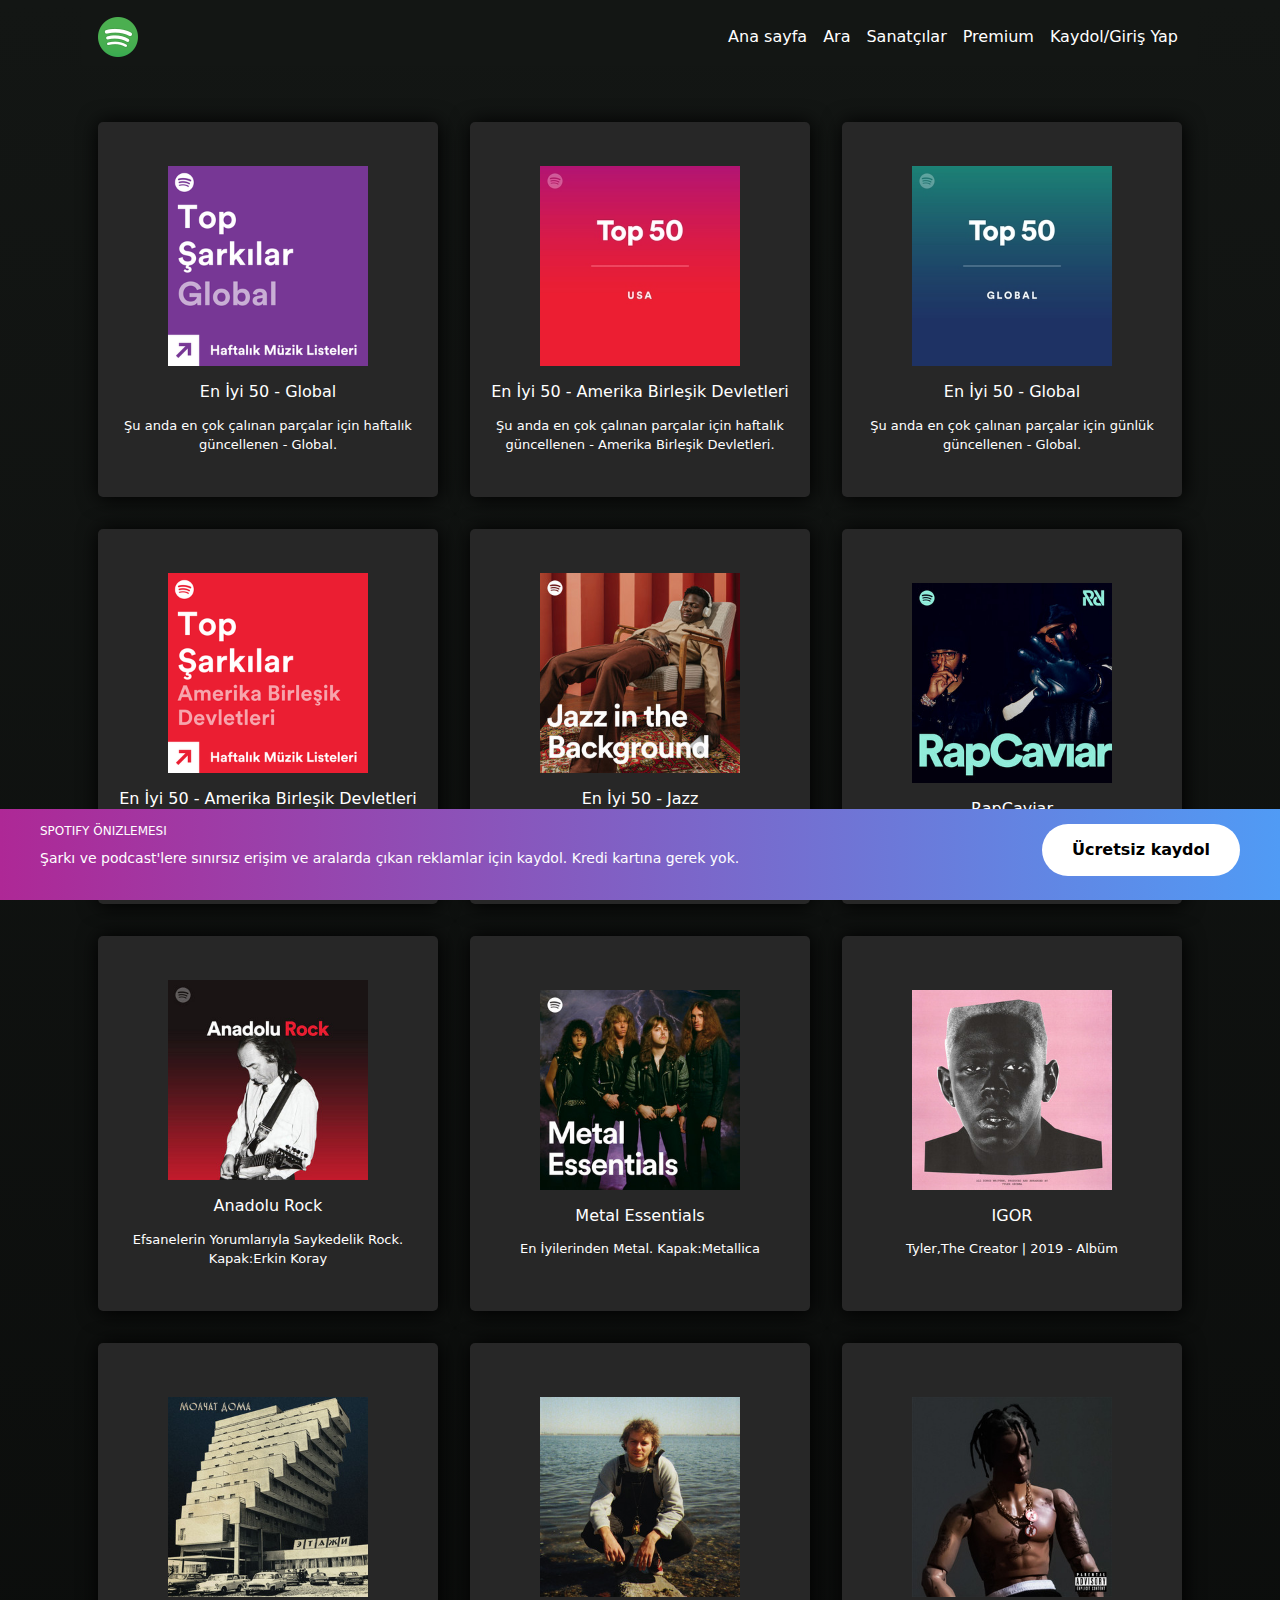
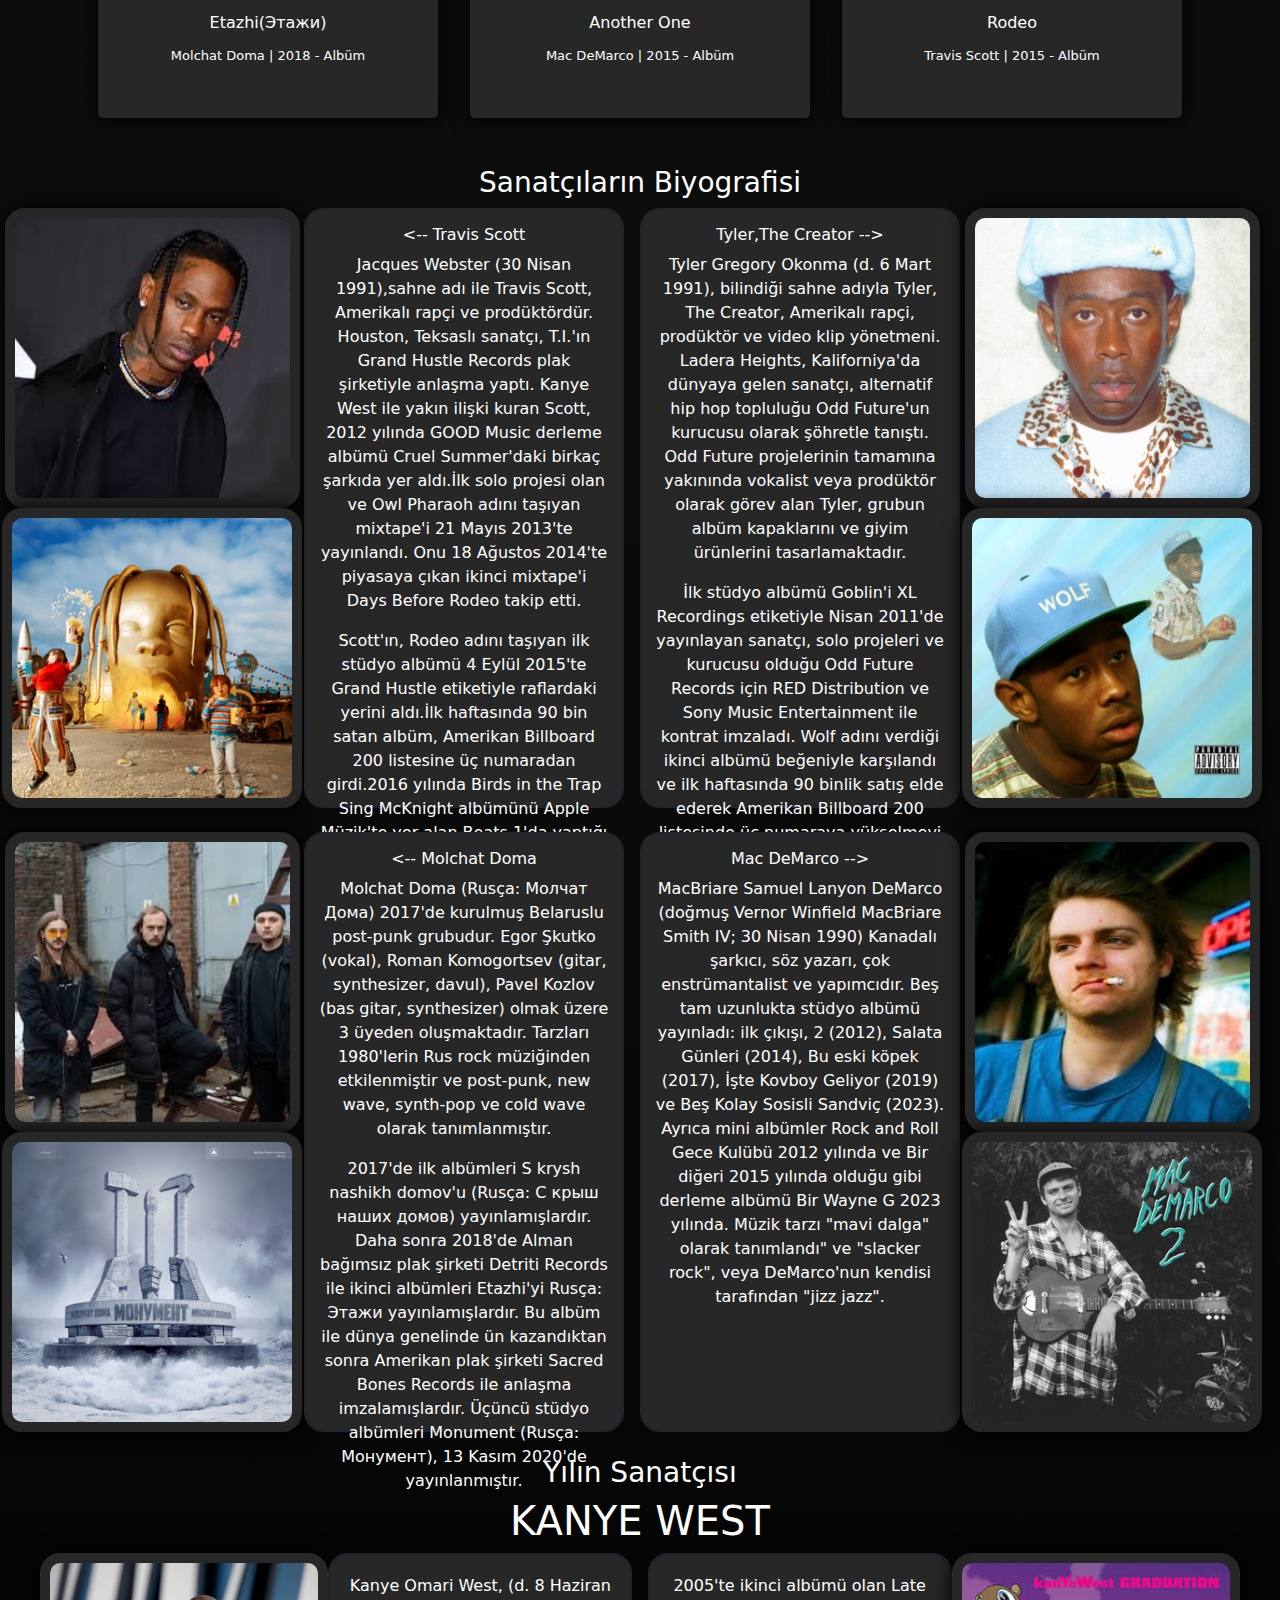
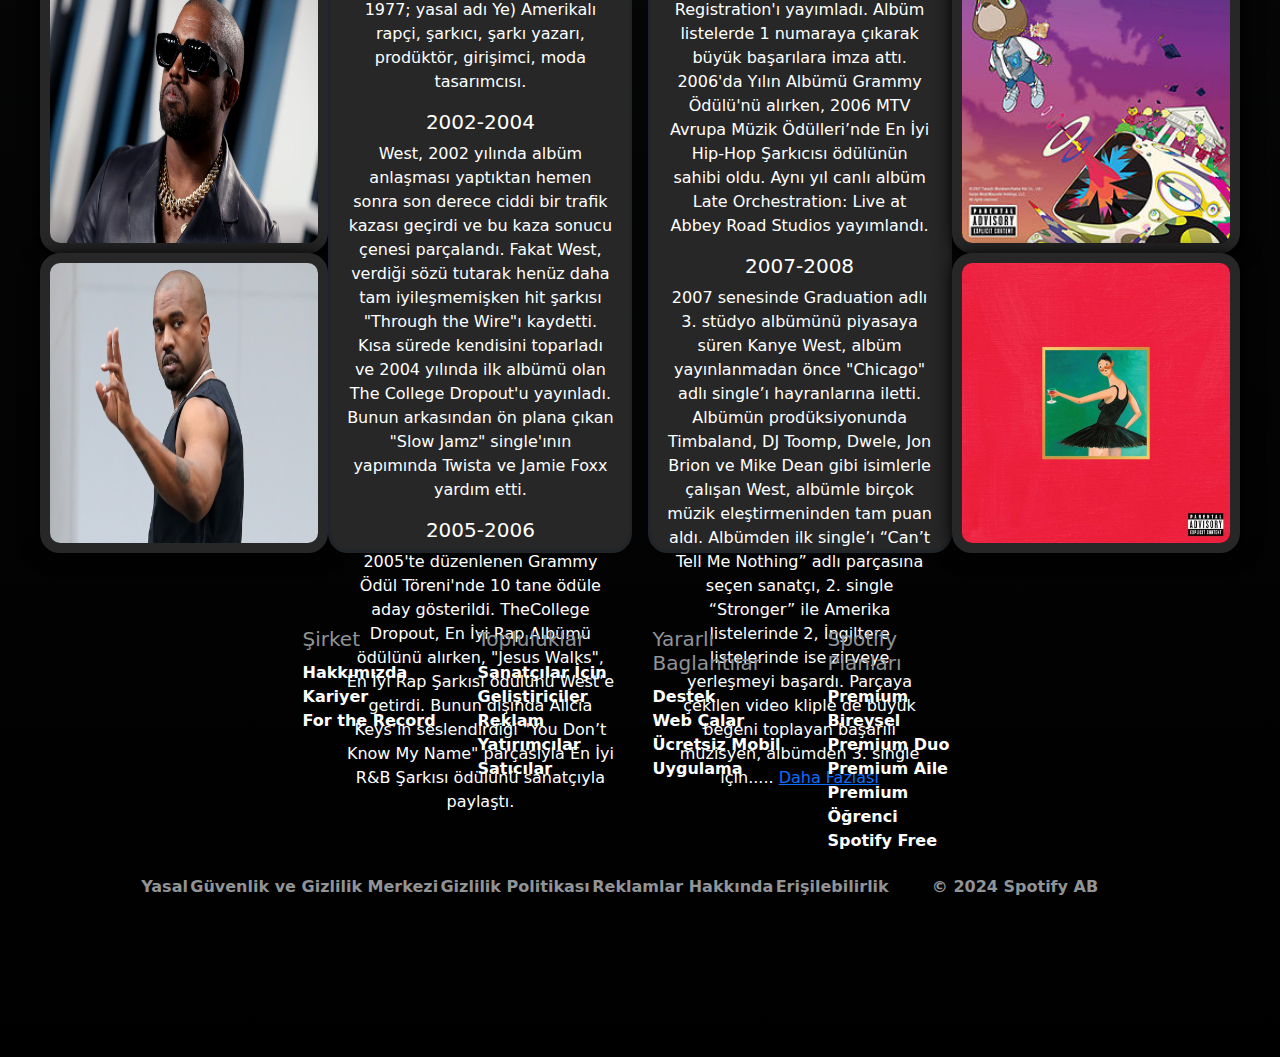
<file: index.html>
<!doctype html>
<html lang="en">
  <head>
    <meta charset="utf-8">
    <meta name="viewport" content="width=device-width, initial-scale=1">
    <title>Spotify Proje</title>
    <link rel="stylesheet" href="style.css">
    <link href="https://cdn.jsdelivr.net/npm/bootstrap@5.3.3/dist/css/bootstrap.min.css" rel="stylesheet" integrity="sha384-QWTKZyjpPEjISv5WaRU9OFeRpok6YctnYmDr5pNlyT2bRjXh0JMhjY6hW+ALEwIH" crossorigin="anonymous">
    <link rel="preconnect" href="https://fonts.googleapis.com">
    <link rel="preconnect" href="https://fonts.gstatic.com" crossorigin>
    <link href="https://fonts.googleapis.com/css2?family=Poppins:ital,wght@0,100;0,200;0,300;0,400;0,500;0,600;0,700;0,800;0,900;1,100;1,200;1,300;1,400;1,500;1,600;1,700;1,800;1,900&display=swap" rel="stylesheet">
  </head>
  
  <body style="background: linear-gradient(#131614,#000000); background-repeat: no-repeat;">
    
    <div class="container-md">
        <nav class="navbar navbar-expand-lg navbar-dark">
            <div class="container-fluid">
              <a class="navbar-brand" href="#"><img src="img/logo.png" alt=""></a>
              <button class="navbar-toggler" type="button" data-bs-toggle="collapse" data-bs-target="#navbarNavAltMarkup" aria-controls="navbarNavAltMarkup" aria-expanded="false" aria-label="Toggle navigation">
                <span class="navbar-toggler-icon"></span>
              </button>
              <div class="collapse navbar-collapse" id="navbarNavAltMarkup">
                <div class="navbar-nav">
                  <a class="nav-link active link" aria-current="page" href="#anasayfa">Ana sayfa</a>
                  <a class="nav-link active link" href="#ara">Ara</a>
                  <a class="nav-link active link" href="#sanatcilar">Sanatçılar</a>
                  <a class="nav-link active link" target="_blank" href="premium.html">Premium</a>
                  <a class="nav-link active link" target="_blank" href="kaydolgirisyap.html">Kaydol/Giriş Yap</a>
                </div>
              </div>
            </div>
          </nav>
          <div class="main">
            <div class="ses">
                <img src="img/topsarkihaftalik.jpg" alt="">
                <h2>En İyi 50 - Global</h2>
                <p>Şu anda en çok çalınan parçalar için haftalık güncellenen - Global.</p>
            </div>

            <div class="ses">
                <img src="img/region_us_default (1).jpg" alt="">
                <h2>En İyi 50 - Amerika Birleşik Devletleri</h2>
                <p>Şu anda en çok çalınan parçalar için haftalık güncellenen - Amerika Birleşik Devletleri.</p>
            </div>

            <div class="ses">
                <img src="img/global.png" alt="">
                <h2>En İyi 50 - Global</h2>
                <p>Şu anda en çok çalınan parçalar için günlük güncellenen - Global.</p>
            </div>

            <div class="ses">
                <img src="img/region_us_default.jpg" alt="">
                <h2>En İyi 50 - Amerika Birleşik Devletleri</h2>
                <p>Şu anda en çok çalınan parçalar için haftalık güncellemen - Amerika Birleşik Devletleri.</p>
            </div>

            <div class="ses">
                <img src="img/jazz.jpg" alt="">
                <h2>En İyi 50 - Jazz</h2>
                <p>Tüm Aktiviteleriniz İçin Yumuşak Enstrümantal Jazz.</p>
            </div>

            <div class="ses">
                <img src="img/rapcaviar.jpg" alt="">
                <h2>RapCaviar</h2>
                <p>Future ve Metro Boomin'den Yeni Müzikler</p>
            </div>

            <div class="ses">
                <img src="img/anadolurock.jpg" alt="">
                <h2>Anadolu Rock</h2>
                <p>Efsanelerin Yorumlarıyla Saykedelik Rock. Kapak:Erkin Koray</p>
            </div>

            <div class="ses">
                <img src="img/metal.jpg" alt="">
                <h2>Metal Essentials</h2>
                <p>En İyilerinden Metal. Kapak:Metallica</p>
            </div>

            <div class="ses">
                <img src="img/igor.jpg" alt="">
                <h2>IGOR</h2>
                <p>Tyler,The Creator | 2019 - Albüm</p>
            </div>

            <div class="ses">
                <img src="img/molchatdoma.jpg" alt="">
                <h2>Etazhi(Этажи)</h2>
                <p>Molchat Doma | 2018 - Albüm</p>
            </div>

            <div class="ses">
                <img src="img/anotherone.jpg" alt="">
                <h2>Another One</h2>
                <p>Mac DeMarco | 2015 - Albüm</p>
            </div>

            <div class="ses">
                <img src="img/rodeo.jpg" alt="">
                <h2>Rodeo</h2>
                <p>Travis Scott | 2015 - Albüm</p>
            </div>
        </div>
    </div>
    <h3 style="color: white; text-align: center;" id="sanatcilar">Sanatçıların Biyografisi</h3>
    <div class="main3">
      <div class="main3ici">
        <div class="main3ici1">
          <div class="main3ici2">
            <img src="img/trav.jpg" class="bioimg" style="width: 295px;">
          </div>
          <div class="main3ici2">
            <img src="img/Travis_Scott_-_Astroworld.png" class="bioimg">
          </div>
        </div>
        <div class="main3ici3">
          <div class="bio">
            <h6 class="biobaslik"><-- Travis Scott</h6>
            <p class="biop">
              Jacques Webster (30 Nisan 1991),sahne adı ile Travis Scott, Amerikalı rapçi ve prodüktördür. Houston, Teksaslı sanatçı, T.I.'ın Grand Hustle Records plak şirketiyle anlaşma yaptı. Kanye West ile yakın ilişki kuran Scott, 2012 yılında GOOD Music derleme albümü Cruel Summer'daki birkaç şarkıda yer aldı.İlk solo projesi olan ve Owl Pharaoh adını taşıyan mixtape'i 21 Mayıs 2013'te yayınlandı. Onu 18 Ağustos 2014'te piyasaya çıkan ikinci mixtape'i Days Before Rodeo takip etti.
            </p>
            <p class="biop">
              Scott'ın, Rodeo adını taşıyan ilk stüdyo albümü 4 Eylül 2015'te Grand Hustle etiketiyle raflardaki yerini aldı.İlk haftasında 90 bin satan albüm, Amerikan Billboard 200 listesine üç numaradan girdi.2016 yılında Birds in the Trap Sing McKnight albümünü Apple Müzik'te yer alan Beats 1'da yaptığı radyo programı .wav'de ilk kez yayınladı.Scott'ın müzik tarzı, geleneksel hip hop, lo-fi ve ambient müziğidir.
            </p>
          </div>
        </div>
      </div>
      <div class="main3ici">
        <div class="main3ici3">
          <div class="bio">
            <h6 class="biobaslik">Tyler,The Creator --></h6>
            <p class="biop">
              Tyler Gregory Okonma (d. 6 Mart 1991), bilindiği sahne adıyla Tyler, The Creator, Amerikalı rapçi, prodüktör ve video klip yönetmeni. Ladera Heights, Kaliforniya'da dünyaya gelen sanatçı, alternatif hip hop topluluğu Odd Future'un kurucusu olarak şöhretle tanıştı. Odd Future projelerinin tamamına yakınında vokalist veya prodüktör olarak görev alan Tyler, grubun albüm kapaklarını ve giyim ürünlerini tasarlamaktadır.
            </p>
            <p class="biop">
              İlk stüdyo albümü Goblin'i XL Recordings etiketiyle Nisan 2011'de yayınlayan sanatçı, solo projeleri ve kurucusu olduğu Odd Future Records için RED Distribution ve Sony Music Entertainment ile kontrat imzaladı. Wolf adını verdiği ikinci albümü beğeniyle karşılandı ve ilk haftasında 90 binlik satış elde ederek Amerikan Billboard 200 listesinde üç numaraya yükselmeyi başardı. Son olarak Nisan 2015'te Cherry Bomb albümü dinleyiciyle buluştu. 2011'de giyim markası Golf Wang'i kurdu. 2012'den bu yana Camp Flog Gnaw müzik festivalini düzenlemektedir.
            </p>
          </div>
        </div>
        <div class="main3ici1">
          <div class="main3ici2">
            <img src="img/tyler.jpg" class="bioimg" style="width: 295px;">
          </div>
          <div class="main3ici2">
            <img src="img/Wolf_Cover2.jpg" class="bioimg">
          </div>
        </div>
      </div>
    </div>
    <br>
    <div class="main3">
      <div class="main3ici">
        <div class="main3ici1">
          <div class="main3ici2">
            <img src="img/molchatdomapp.jpg" class="bioimg" style="width: 295px;">
          </div>
          <div class="main3ici2">
            <img src="img/mdomaalbum.jpg" class="bioimg">
          </div>
        </div>
        <div class="main3ici3">
          <div class="bio">
            <h6 class="biobaslik"><-- Molchat Doma</h6>
            <p class="biop">
              Molchat Doma (Rusça: Молчат Дома) 2017'de kurulmuş Belaruslu post-punk grubudur. Egor Şkutko (vokal), Roman Komogortsev (gitar, synthesizer, davul), Pavel Kozlov (bas gitar, synthesizer) olmak üzere 3 üyeden oluşmaktadır. Tarzları 1980'lerin Rus rock müziğinden etkilenmiştir ve post-punk, new wave, synth-pop ve cold wave olarak tanımlanmıştır.
            </p>
            <p class="biop">
              2017'de ilk albümleri S krysh nashikh domov'u (Rusça: С крыш наших домов) yayınlamışlardır. Daha sonra 2018'de Alman bağımsız plak şirketi Detriti Records ile ikinci albümleri Etazhi'yi Rusça: Этажи yayınlamışlardır. Bu albüm ile dünya genelinde ün kazandıktan sonra Amerikan plak şirketi Sacred Bones Records ile anlaşma imzalamışlardır. Üçüncü stüdyo albümleri Monument (Rusça: Монумент), 13 Kasım 2020'de yayınlanmıştır.
            </p>
          </div>
        </div>
      </div>
      <div class="main3ici">
        <div class="main3ici3">
          <div class="bio">
            <h6 class="biobaslik">Mac DeMarco --></h6>
            <p class="biop">
              MacBriare Samuel Lanyon DeMarco (doğmuş Vernor Winfield MacBriare Smith IV; 30 Nisan 1990) Kanadalı şarkıcı, söz yazarı, çok enstrümantalist ve yapımcıdır. Beş tam uzunlukta stüdyo albümü yayınladı: ilk çıkışı, 2 (2012), Salata Günleri (2014), Bu eski köpek (2017), İşte Kovboy Geliyor (2019) ve Beş Kolay Sosisli Sandviç (2023). Ayrıca mini albümler Rock and Roll Gece Kulübü 2012 yılında ve Bir diğeri 2015 yılında olduğu gibi derleme albümü Bir Wayne G 2023 yılında. Müzik tarzı "mavi dalga" olarak tanımlandı" ve "slacker rock", veya DeMarco'nun kendisi tarafından "jizz jazz".
            </p>
          </div>
        </div>
        <div class="main3ici1">
          <div class="main3ici2">
            <img src="img/demarco.jpg" class="bioimg" style="width: 295px;">
          </div>
          <div class="main3ici2">
            <img src="img/demarcoalbum.jpg" class="bioimg">
          </div>
        </div>
      </div>
    </div>
    <br>
    <h3 style="color: white; text-align: center;">Yılın Sanatçısı</h3>
    <h1 style="color: white; text-align: center;">KANYE WEST</h1>
    <div class="yilinsanatcisi">
      <div class="yilinsanatcisi1">
        <div class="yilinsanatcisi2">
          <div class="yilinsanatcisi3">
            <div class="yilinsanatcisi4">
              <img src="img/kanyewest.jpg" class="yilinimg" style="width: 100%; height: 100%;">
            </div>

            <div class="yilinsanatcisi4">
              <img src="img/kanyewest2.jpg" class="yilinimg" style="width: 100%; height: 100%;">
            </div>
          </div>

          <div class="yilinsanatcisi5">
            <div class="yilinyazi">
              <p class="yilinyazi1">Kanye Omari West, (d. 8 Haziran 1977; yasal adı Ye) Amerikalı rapçi, şarkıcı, şarkı yazarı, prodüktör, girişimci, moda tasarımcısı.
              </p>
              <h5 style="color: white; text-align: center;">2002-2004</h5>
              <p class="yilinyazi1">
                West, 2002 yılında albüm anlaşması yaptıktan hemen sonra son derece ciddi bir trafik kazası geçirdi ve bu kaza sonucu çenesi parçalandı. Fakat West, verdiği sözü tutarak henüz daha tam iyileşmemişken hit şarkısı "Through the Wire"ı kaydetti. Kısa sürede kendisini toparladı ve 2004 yılında ilk albümü olan The College Dropout'u yayınladı. Bunun arkasından ön plana çıkan "Slow Jamz" single'ının yapımında Twista ve Jamie Foxx yardım etti.
              </p>
              <h5 style="color: white; text-align: center;">2005-2006</h5>
              <p class="yilinyazi1">
                2005'te düzenlenen Grammy Ödül Töreni'nde 10 tane ödüle aday gösterildi. TheCollege Dropout, En İyi Rap Albümü ödülünü alırken, "Jesus Walks", En İyi Rap Şarkısı ödülünü West’e getirdi. Bunun dışında Alicia Keys’in seslendirdiği "You Don’t Know My Name" parçasıyla En İyi R&B Şarkısı ödülünü sanatçıyla paylaştı.
              </p>
            </div>
          </div>
        </div>
        <div class="yilinsanatcisi2">
          <div class="yilinsanatcisi5">
            <div class="yilinyazi">
              <p class="yilinyazi1">
                2005'te ikinci albümü olan Late Registration'ı yayımladı. Albüm listelerde 1 numaraya çıkarak büyük başarılara imza attı. 2006'da Yılın Albümü Grammy Ödülü'nü alırken, 2006 MTV Avrupa Müzik Ödülleri’nde En İyi Hip-Hop Şarkıcısı ödülünün sahibi oldu. Aynı yıl canlı albüm Late Orchestration: Live at Abbey Road Studios yayımlandı.
              </p>
              <h5 style="color: white; text-align: center;">2007-2008</h5>
              <p class="yilinyazi1">
                2007 senesinde Graduation adlı 3. stüdyo albümünü piyasaya süren Kanye West, albüm yayınlanmadan önce "Chicago" adlı single’ı hayranlarına iletti. Albümün prodüksiyonunda Timbaland, DJ Toomp, Dwele, Jon Brion ve Mike Dean gibi isimlerle çalışan West, albümle birçok müzik eleştirmeninden tam puan aldı. Albümden ilk single’ı “Can’t Tell Me Nothing” adlı parçasına seçen sanatçı, 2. single “Stronger” ile Amerika listelerinde 2, İngiltere listelerinde ise zirveye yerleşmeyi başardı. Parçaya çekilen video kliple de büyük beğeni toplayan başarılı müzisyen, albümden 3. single için..... <a target="_blank" href="https://tr.wikipedia.org/wiki/Kanye_West">Daha Fazlasi</a>
              </p>
            </div>
          </div>

          <div class="yilinsanatcisi3">
            <div class="yilinsanatcisi4">
              <img src="img/Graduation-album.jpg" class="yilinimg" style="width: 100%; height: 100%;">
            </div>
            
            <div class="yilinsanatcisi4">
              <img src="img/kanyealbm2.jpg" class="yilinimg" style="width: 100%; height: 100%;">
            </div>
          </div>
        </div>
      </div>
    </div>
    <br>
    <div class="footer">
      <div class="footerr">
        <div class="footer1">
          <h5>Şirket</h5>
          <p class="footeryazi">
            <a href="" class="footeryazia">Hakkımızda</a> <br>
            <a href="" class="footeryazia">Kariyer</a> <br>
            <a href="" class="footeryazia">For the Record</a> <br>
          </p>
        </div>
        <div class="footer1">
          <h5>Topluluklar</h5>
          <p class="footeryazi">
            <a href="" class="footeryazia">Sanatçılar İçin</a> <br>
            <a href="" class="footeryazia">Geliştiriciler</a> <br>
            <a href="" class="footeryazia">Reklam</a> <br>
            <a href="" class="footeryazia">Yatırımcılar</a> <br>
            <a href="" class="footeryazia">Satıcılar</a> <br>
          </p>
        </div>
        <div class="footer1">
          <h5>Yararlı Baglantılar</h5>
          <p class="footeryazi">
            <a href="" class="footeryazia">Destek</a> <br>
            <a href="" class="footeryazia">Web Çalar</a> <br>
            <a href="" class="footeryazia">Ücretsiz Mobil Uygulama</a><br>
          </p>
        </div>
        <div class="footer1">
          <h5>Spotify Planları</h5>
          <p class="footeryazi">
            <a href="" class="footeryazia">Premium Bireysel</a> <br>
            <a href="" class="footeryazia">Premium Duo</a> <br>
            <a href="" class="footeryazia">Premium Aile</a> <br>
            <a href="" class="footeryazia">Premium Öğrenci</a> <br>
            <a href="" class="footeryazia">Spotify Free</a> <br>
          </p>
        </div>
      </div>
    </div>
    <div class="footer2">
      <div class="footer3">
        <div class="footer4">
          <a href="">Yasal</a>
          <a href="">Güvenlik ve Gizlilik Merkezi</a>
          <a href="">Gizlilik Politikası</a>
          <a href="">Reklamlar Hakkında</a>
          <a href="">Erişilebilirlik</a>
        </div>
        <div class="footer5">
          <p style="margin-top: 15px; color: #919496;">© 2024 Spotify AB</p>
        </div>
      </div>
    </div>
    <br><br><br><br><br>
    <div class="onizleme">
      <div class="text">
        <h6>Spotify Önizlemesi</h6>
        <p>Şarkı ve podcast'lere sınırsız erişim ve aralarda çıkan reklamlar için kaydol. Kredi kartına gerek yok.</p>
      </div>
      <div class="button">
        <a target="_blank" href="kaydolgirisyap.html"><button type="button">Ücretsiz kaydol</button></a>
      </div>
    </div>
  </div>
    <script src="https://cdn.jsdelivr.net/npm/bootstrap@5.3.3/dist/js/bootstrap.bundle.min.js" integrity="sha384-YvpcrYf0tY3lHB60NNkmXc5s9fDVZLESaAA55NDzOxhy9GkcIdslK1eN7N6jIeHz" crossorigin="anonymous">
    </script>
  </body>
</html>
</file>
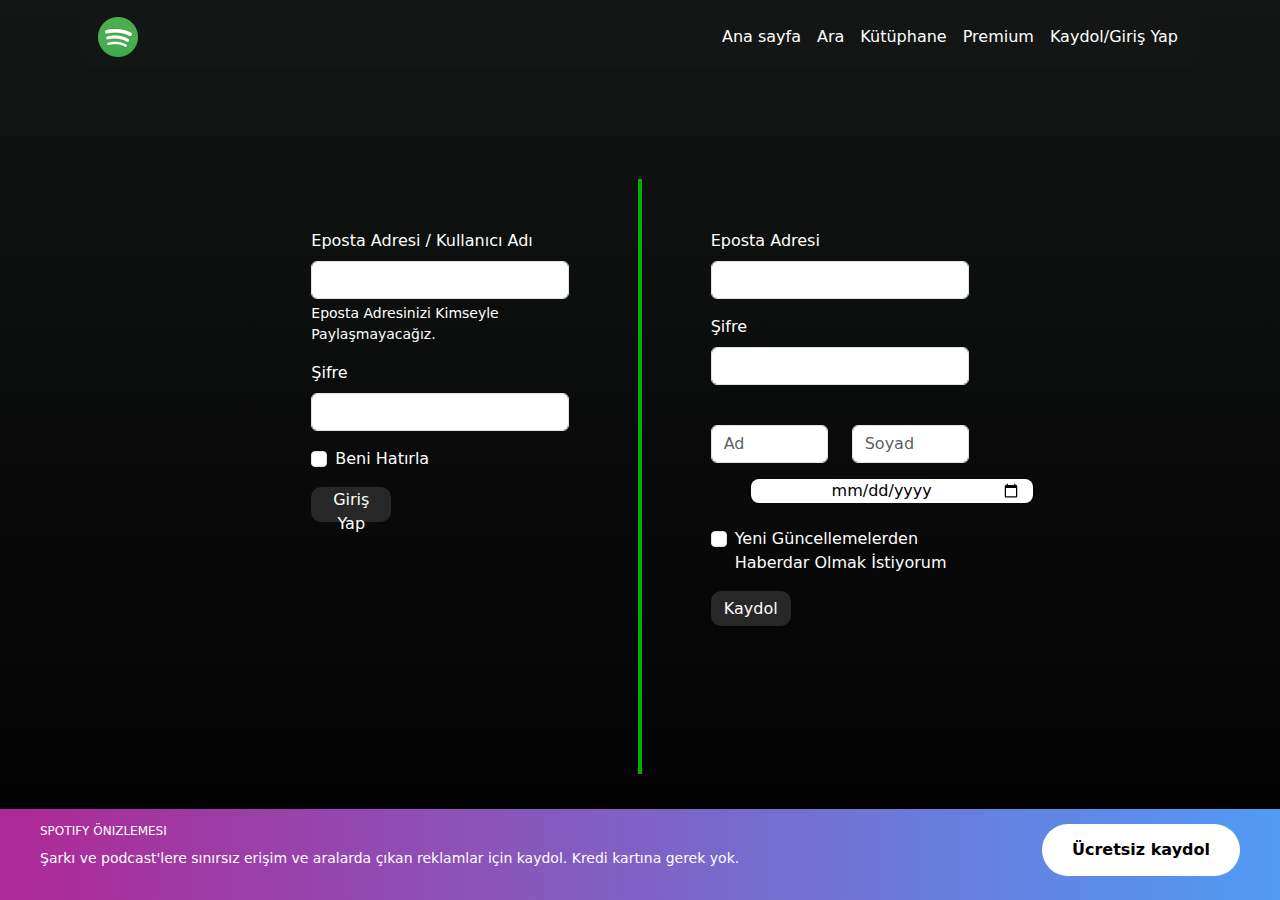
<file: kaydolgirisyap.html>
<!doctype html>
<html lang="en">
  <head>
    <meta charset="utf-8">
    <meta name="viewport" content="width=device-width, initial-scale=1">
    <title>Spotify Proje</title>
    <link rel="stylesheet" href="style.css">
    <link href="https://cdn.jsdelivr.net/npm/bootstrap@5.3.3/dist/css/bootstrap.min.css" rel="stylesheet" integrity="sha384-QWTKZyjpPEjISv5WaRU9OFeRpok6YctnYmDr5pNlyT2bRjXh0JMhjY6hW+ALEwIH" crossorigin="anonymous">
    <link rel="preconnect" href="https://fonts.googleapis.com">
    <link rel="preconnect" href="https://fonts.gstatic.com" crossorigin>
    <link href="https://fonts.googleapis.com/css2?family=Poppins:ital,wght@0,100;0,200;0,300;0,400;0,500;0,600;0,700;0,800;0,900;1,100;1,200;1,300;1,400;1,500;1,600;1,700;1,800;1,900&display=swap" rel="stylesheet">
  </head>
  
  <body style="background: linear-gradient(#131614,#000000); background-repeat: no-repeat;">
    
    <div class="container-md">
        <nav class="navbar navbar-expand-lg navbar-dark">
            <div class="container-fluid">
              <a class="navbar-brand" href="#"><img src="img/logo.png" alt=""></a>
              <button class="navbar-toggler" type="button" data-bs-toggle="collapse" data-bs-target="#navbarNavAltMarkup" aria-controls="navbarNavAltMarkup" aria-expanded="false" aria-label="Toggle navigation">
                <span class="navbar-toggler-icon"></span>
              </button>
              <div class="collapse navbar-collapse" id="navbarNavAltMarkup">
                <div class="navbar-nav">
                  <a class="nav-link active link" aria-current="page" href="#anasayfa">Ana sayfa</a>
                  <a class="nav-link active link" href="#ara">Ara</a>
                  <a class="nav-link active link" href="#kütüphane">Kütüphane</a>
                  <a class="nav-link active link" target="_blank" href="premium.html">Premium</a>
                  <a class="nav-link active link" target="_blank" href="kaydolgirisyap.html">Kaydol/Giriş Yap</a>
                </div>
              </div>
            </div>
          </nav>
        </div>
    </div>
    <div class="formain">
        <div class="formain2">
            <div class="formain3">
                <div class="formain4">
                    <form>
                        <div class="mb-3">
                          <label for="exampleInputEmail1" class="form-label" style="color: white;">Eposta Adresi / Kullanıcı Adı</label>
                          <input type="email" class="form-control" id="exampleInputEmail1" aria-describedby="emailHelp">
                          <div id="emailHelp" class="form-text" style="color: white;">Eposta Adresinizi Kimseyle Paylaşmayacağız.</div>
                        </div>
                        <div class="mb-3">
                          <label for="exampleInputPassword1" class="form-label" style="color: white;">Şifre</label>
                          <input type="password" class="form-control" id="exampleInputPassword1">
                        </div>
                        <div class="mb-3 form-check">
                          <input type="checkbox" class="form-check-input" id="exampleCheck1">
                          <label class="form-check-label" for="exampleCheck1" style="color: white;">Beni Hatırla</label>
                        </div>
                        <button type="submit" class="btnrenk">Giriş Yap</button>
                      </form>
                </div>
            </div>
            <div class="cizgi"></div>
            <div class="formain3">
                <div class="formain4">
                    <form>
                        <div class="mb-3">
                          <label for="exampleInputEmail1" class="form-label" style="color: white;">Eposta Adresi</label>
                          <input type="email" class="form-control" id="exampleInputEmail1" aria-describedby="emailHelp">
                        </div>
                        <div class="mb-3">
                          <label for="exampleInputPassword1" class="form-label" style="color: white;">Şifre</label>
                          <input type="password" class="form-control" id="exampleInputPassword1">
                        </div>
                        <div class="mb-3">
                            <br>
                            <div class="row">
                                <div class="col">
                                  <input type="text" class="form-control" placeholder="Ad" aria-label="First name">
                                </div>
                                <div class="col">
                                  <input type="text" class="form-control" placeholder="Soyad" aria-label="Last name">
                                </div>
                              </div>
                          </div>
                          <div class="row">
                            <input type="date" style="width: 300px; text-align: center; margin-left: 52px; border: 0px solid; border-radius: 8px;">
                          </div>
                          <br>
                          <div class="mb-3 form-check">
                            <input type="checkbox" class="form-check-input" id="exampleCheck1">
                            <label class="form-check-label" for="exampleCheck1" style="color: white;">Yeni Güncellemelerden Haberdar Olmak İstiyorum</label>
                          </div>
                        <button type="submit" class="btnrenk">Kaydol</button>
                      </form>
                </div>
            </div>
        </div>
    </div>
    <br><br><br><br><br>
    <div class="onizleme">
      <div class="text">
        <h6>Spotify Önizlemesi</h6>
        <p>Şarkı ve podcast'lere sınırsız erişim ve aralarda çıkan reklamlar için kaydol. Kredi kartına gerek yok.</p>
      </div>
      <div class="button">
        <a target="_blank" href="kaydolgirisyap.html"><button type="button">Ücretsiz kaydol</button></a>
      </div>
    </div>
  </div>
    <script src="https://cdn.jsdelivr.net/npm/bootstrap@5.3.3/dist/js/bootstrap.bundle.min.js" integrity="sha384-YvpcrYf0tY3lHB60NNkmXc5s9fDVZLESaAA55NDzOxhy9GkcIdslK1eN7N6jIeHz" crossorigin="anonymous">
    </script>
  </body>
</html>
</file>
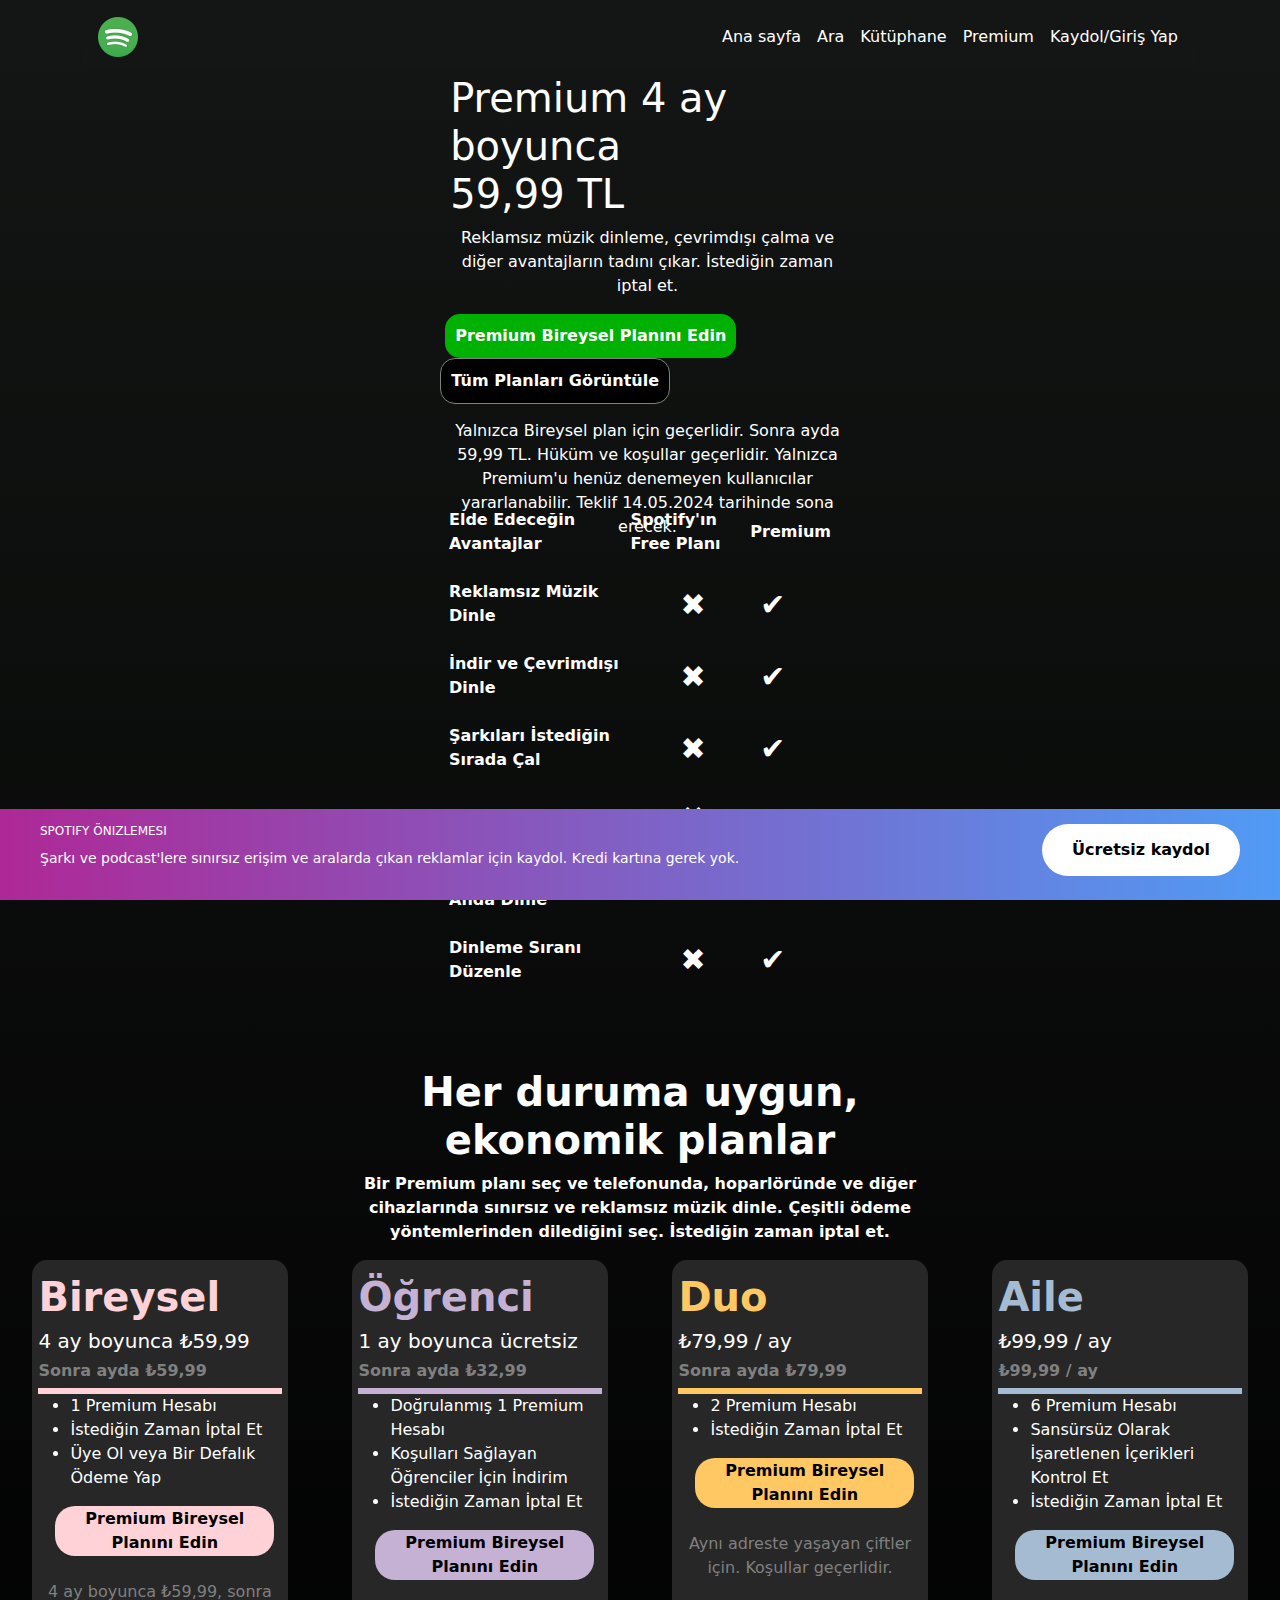
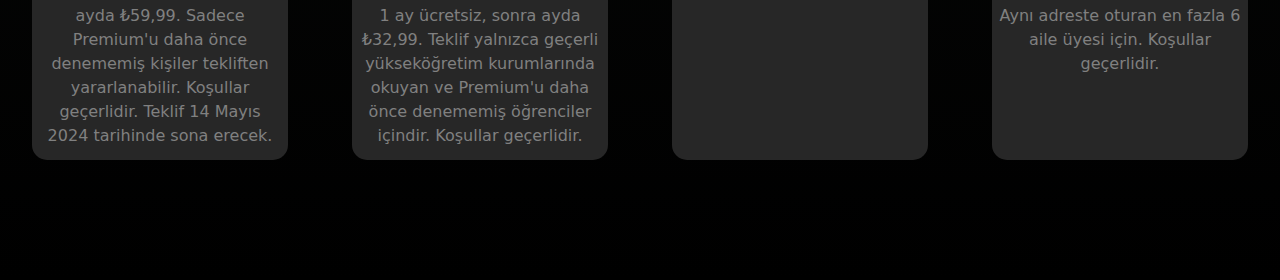
<file: premium.html>
<!doctype html>
<html lang="en">
  <head>
    <meta charset="utf-8">
    <meta name="viewport" content="width=device-width, initial-scale=1">
    <title>Spotify Proje</title>
    <link rel="stylesheet" href="style.css">
    <link href="https://cdn.jsdelivr.net/npm/bootstrap@5.3.3/dist/css/bootstrap.min.css" rel="stylesheet" integrity="sha384-QWTKZyjpPEjISv5WaRU9OFeRpok6YctnYmDr5pNlyT2bRjXh0JMhjY6hW+ALEwIH" crossorigin="anonymous">
    <link rel="preconnect" href="https://fonts.googleapis.com">
    <link rel="preconnect" href="https://fonts.gstatic.com" crossorigin>
    <link href="https://fonts.googleapis.com/css2?family=Poppins:ital,wght@0,100;0,200;0,300;0,400;0,500;0,600;0,700;0,800;0,900;1,100;1,200;1,300;1,400;1,500;1,600;1,700;1,800;1,900&display=swap" rel="stylesheet">
  </head>
  
  <body style="background: linear-gradient(#131614,#000000); background-repeat: no-repeat;">
    
    <div class="container-md">
        <nav class="navbar navbar-expand-lg navbar-dark">
            <div class="container-fluid">
              <a class="navbar-brand" href="#"><img src="img/logo.png" alt=""></a>
              <button class="navbar-toggler" type="button" data-bs-toggle="collapse" data-bs-target="#navbarNavAltMarkup" aria-controls="navbarNavAltMarkup" aria-expanded="false" aria-label="Toggle navigation">
                <span class="navbar-toggler-icon"></span>
              </button>
              <div class="collapse navbar-collapse" id="navbarNavAltMarkup">
                <div class="navbar-nav">
                  <a class="nav-link active link" aria-current="page" href="#anasayfa">Ana sayfa</a>
                  <a class="nav-link active link" href="#ara">Ara</a>
                  <a class="nav-link active link" href="#kütüphane">Kütüphane</a>
                  <a class="nav-link active link" target="_blank" href="premium.html">Premium</a>
                  <a class="nav-link active link" target="_blank" href="kaydolgirisyap.html">Kaydol/Giriş Yap</a>
                </div>
              </div>
            </div>
          </nav>
        </div>
    </div>

    <div class="pmain1">
        <div class="pmain2">
            <div class="pmain3">
                <h1 class="pmainyazi" style="margin-left: 15px;">Premium 4 ay boyunca <br> 59,99 TL</h1>
                <p class="pmainyazi" style="margin-left: 15px;">Reklamsız müzik dinleme, çevrimdışı çalma ve diğer avantajların tadını çıkar. İstediğin zaman iptal et.</p>
                <a target="_blank" href="kaydolgirisyap.html"><button class="pmainbtn">Premium Bireysel Planını Edin</button></a>
                <a href="#planlar"><button class="pmainbtn1">Tüm Planları Görüntüle</button></a>
                <p class="pmainyazi" style="margin-left: 15px; margin-top: 15px; font-weight: lighter;">Yalnızca Bireysel plan için geçerlidir. Sonra ayda 59,99 TL. Hüküm ve koşullar geçerlidir. Yalnızca Premium'u henüz denemeyen kullanıcılar yararlanabilir. Teklif 14.05.2024 tarihinde sona erecek.</p>
            </div>
        </div>
    </div>
    <br><br><br>
    <div class="pmainozellik">
        <div class="pmainozellik1">
            <table>
                <tr>
                    <th class="tableozellik">Elde Edeceğin Avantajlar</th>
                    <th class="tableozellik">Spotify'ın Free Planı</th>
                    <th class="tableozellik">Premium</th>
                </tr>

                <tr>
                    <td class="tableozellik">Reklamsız Müzik Dinle</td>
                    <td class="tableozellik"><span style='font-size:30px; margin-left: 50px;'>&#10006;</span></td>
                    <td class="tableozellik"><span style='font-size:30px; margin-left: 10px;'>&#10004;</span></td>
                </tr>

                <tr>
                    <td class="tableozellik">İndir ve Çevrimdışı Dinle</td>
                    <td class="tableozellik"><span style='font-size:30px; margin-left: 50px;'>&#10006;</span></td>
                    <td class="tableozellik"><span style='font-size:30px; margin-left: 10px;'>&#10004;</span></td>
                </tr>

                <tr>
                    <td class="tableozellik">Şarkıları İstediğin Sırada Çal</td>
                    <td class="tableozellik"><span style='font-size:30px; margin-left: 50px;'>&#10006;</span></td>
                    <td class="tableozellik"><span style='font-size:30px; margin-left: 10px;'>&#10004;</span></td>
                </tr>

                <tr>
                    <td class="tableozellik">Yüksek Ses Kalitesi</td>
                    <td class="tableozellik"><span style='font-size:30px; margin-left: 50px;'>&#10006;</span></td>
                    <td class="tableozellik"><span style='font-size:30px; margin-left: 10px;'>&#10004;</span></td>
                </tr>

                <tr>
                    <td class="tableozellik">Arkadaşlarınla Aynı Anda Dinle</td>
                    <td class="tableozellik"><span style='font-size:30px; margin-left: 50px;'>&#10006;</span></td>
                    <td class="tableozellik"><span style='font-size:30px; margin-left: 10px;'>&#10004;</span></td>
                </tr>

                <tr>
                    <td class="tableozellik">Dinleme Sıranı Düzenle</td>
                    <td class="tableozellik"><span style='font-size:30px; margin-left: 50px;'>&#10006;</span></td>
                    <td class="tableozellik"><span style='font-size:30px; margin-left: 10px;'>&#10004;</span></td>
                </tr>
            </table>
        </div>
    </div>
    <br><br><br>
    <div class="yazimain">
        <div class="yazimain1">
            <h1 style="font-weight: bolder;">Her duruma uygun, ekonomik planlar</h1>
            <p style="font-weight: bold;">Bir Premium planı seç ve telefonunda, hoparlöründe ve diğer cihazlarında sınırsız ve reklamsız müzik dinle. Çeşitli ödeme yöntemlerinden dilediğini seç. İstediğin zaman iptal et.
            </p>
        </div>
    </div>
    <br><br><br>

    <div class="premium" id="planlar">
        <div class="premium1">
            <div class="premium2">
                <h1 style="color: #ffd2d7;">Bireysel</h1>
                <h5 style="color: white;">4 ay boyunca ₺59,99</h5>
                <h6 style="font-weight: bold; color: gray;">Sonra ayda ₺59,99</h6>
                <div class="yancizgi" style="color: #ffd2d7;"></div>
                <ul class="premiumliste">
                    <li>1 Premium Hesabı</li>
                    <li>İstediğin Zaman İptal Et</li>
                    <li>Üye Ol veya Bir Defalık Ödeme Yap</li>
                </ul>
                <button class="bpremiumbtn" style="background-color: #ffd2d7;">Premium Bireysel Planını Edin</button>
                <br><br>
                <p class="premiumaltyazi">
                    4 ay boyunca ₺59,99, sonra ayda ₺59,99. Sadece Premium'u daha önce denememiş kişiler tekliften yararlanabilir. Koşullar geçerlidir.
                    Teklif 14 Mayıs 2024 tarihinde sona erecek.
                </p>
            </div>
        </div>

        <div class="premium1">
            <div class="premium2">
                <h1 style="color: #C4B1D4;">Öğrenci</h1>
                <h5 style="color: white;">1 ay boyunca ücretsiz</h5>
                <h6 style="font-weight: bold; color: gray;">Sonra ayda ₺32,99</h6>
                <div class="yancizgi" style="color: #C4B1D4;"></div>
                <ul class="premiumliste">
                    <li>Doğrulanmış 1 Premium Hesabı</li>
                    <li>Koşulları Sağlayan Öğrenciler İçin İndirim</li>
                    <li>İstediğin Zaman İptal Et</li>
                </ul>
                <button class="bpremiumbtn" style="background-color: #C4B1D4;">Premium Bireysel Planını Edin</button>
                <br><br>
                <p class="premiumaltyazi">
                    1 ay ücretsiz, sonra ayda ₺32,99. Teklif yalnızca geçerli yükseköğretim kurumlarında okuyan ve Premium'u daha önce denememiş öğrenciler içindir. Koşullar geçerlidir.
                </p>
            </div>
        </div>

        <div class="premium1">
            <div class="premium2">
                <h1 style="color: #FFC862;">Duo</h1>
                <h5 style="color: white;">₺79,99 / ay</h5>
                <h6 style="font-weight: bold; color: gray;">Sonra ayda ₺79,99</h6>
                <div class="yancizgi" style="color: #FFC862;"></div>
                <ul class="premiumliste">
                    <li>2 Premium Hesabı</li>
                    <li>İstediğin Zaman İptal Et</li>
                </ul>
                <button class="bpremiumbtn" style="background-color: #FFC862;">Premium Bireysel Planını Edin</button>
                <br><br>
                <p class="premiumaltyazi">
                    Aynı adreste yaşayan çiftler için. Koşullar geçerlidir.
                </p>
            </div>
        </div>

        <div class="premium1">
            <div class="premium2">
                <h1 style="color: #A5BBD1;">Aile</h1>
                <h5 style="color: white;">₺99,99 / ay</h5>
                <h6 style="font-weight: bold; color: gray;">₺99,99 / ay</h6>
                <div class="yancizgi" style="color: #A5BBD1;"></div>
                <ul class="premiumliste">
                    <li>6 Premium Hesabı</li>
                    <li>Sansürsüz Olarak İşaretlenen İçerikleri Kontrol Et</li>
                    <li>İstediğin Zaman İptal Et</li>
                </ul>
                <button class="bpremiumbtn" style="background-color: #A5BBD1;">Premium Bireysel Planını Edin</button>
                <br><br>
                <p class="premiumaltyazi">
                    Aynı adreste oturan en fazla 6 aile üyesi için. Koşullar geçerlidir.
                </p>
            </div>
        </div>
    </div>

    <br><br><br><br><br>
    <div class="onizleme">
      <div class="text">
        <h6>Spotify Önizlemesi</h6>
        <p>Şarkı ve podcast'lere sınırsız erişim ve aralarda çıkan reklamlar için kaydol. Kredi kartına gerek yok.</p>
      </div>
      <div class="button">
        <a target="_blank" href="kaydolgirisyap.html"><button type="button">Ücretsiz kaydol</button></a>
      </div>
    </div>
  </div>
    <script src="https://cdn.jsdelivr.net/npm/bootstrap@5.3.3/dist/js/bootstrap.bundle.min.js" integrity="sha384-YvpcrYf0tY3lHB60NNkmXc5s9fDVZLESaAA55NDzOxhy9GkcIdslK1eN7N6jIeHz" crossorigin="anonymous">
    </script>
  </body>
</html>
</file>
<file: style.css>
.collapse{
    justify-content: flex-end;
}
.main{
    height: 100%;
    display: flex;
    flex-wrap: wrap;
    margin: 2em 0em;
}
.ses{
    width: 250px;
    height: 375px;
    display: flex;
    flex-direction: column;
    flex-wrap: wrap;
    justify-content: center;
    align-items: center;
    padding: 0.1em;
    background-color: #272727;
    color: white;
    box-shadow: 1px 1px 20px 1px black;
    flex: 1 1 250px;
    margin: 1em;
    border-radius: 5px;
    transition: 0.5s;
}
.ses:hover{
    transform: scale(1.3);
}
.ses img{
    width: 200px;
    height: 200px;
    margin: 0.5em;
}
.ses h2{
    font-weight: 500;
    font-size: medium;
    margin: 0.5em;
}
.ses p{
    font-size: small;
    font-weight: 300;
    text-align: center;
    margin: 0.5em;
}
.onizleme{
    position: fixed;
    bottom: 0;
    left: 0;
    right: 0;
    background: linear-gradient(to right, #ae2896, #509bf5);
    padding: 15px 40px;
    display: flex;
    justify-content: space-between;
}
.onizleme h6{
    color: #ffffff;
    text-transform: uppercase;
    font-weight: 400;
    font-size: 12px;
    margin-bottom: 10px;
}
.onizleme p{
    color: #ffffff;
    font-size: 14px;
    font-weight: 500;
}
.onizleme button{
    background-color: #ffffff;
    color: #000000;
    font-size: 16px;
    font-weight: bold;
    padding: 14px 30px;
    border: 0px;
    border-radius: 40px;
    cursor: pointer;
    transition: 0.3s;
}
.onizleme button:hover{
    transform: scale(1.1);
}
.container-fluid{
    background-color: #131614;
}
.nav-link{
    transition: all 0.2s;
    position: relative;
}
.nav-link:hover::after{
    content: '';
    opacity: 0;
    transition: all 0.2s;
    height: 2px;
    width: 100%;
    background-color: green;
    position: absolute;
    bottom: 0;
    left: 0;
}
.nav-link:hover::after{
    opacity: 1;
}
.bioimg{
    border: 10px solid #272727;
    border-radius: 20px;
    box-shadow: 1px 1px 20px 1px black;
    transition: 0.3s;
}
.bioimg:hover{
    transform: scale(1.1);
}
.main3{
    width: 100%;
    height: 600px;
    display: flex;
    justify-content: center;
}
.main3ici{
    width: 50%;
    height: 100%;
    display: flex;
}
.main3ici1{
    width: 47.5%;
    height: 100%;
    display: flex;
    flex-wrap: wrap;
    justify-content: center;
    align-items: center;
}
.main3ici2{
    width: 100%;
    height: 50%;
    display: flex;
    justify-content: center;
}
.bio{
    width: 92%;
    height: 95%;
}
.main3ici3{
    width: 50%;
    height: 100%;
    display: flex;
    flex-wrap: wrap;
    justify-content: center;
    align-items: center;
    border: 3px solid;
    background-color: #272727;
    border-radius: 20px;
    transition: 0.3s;
}
.main3ici3:hover{
    transform: scale(1.1);
}
.biobaslik{
    color: white;
    text-align: center;
}
.biop{
    color: white;
}
.yilinsanatcisi{
    width: 100%;
    height: 600px;
    display: flex;
    justify-content: center;
}
.yilinsanatcisi1{
    width: 95%;
    height: 100%;
    display: flex;
    justify-content: center;
}
.yilinsanatcisi2{
    width: 55%;
    height: 100%;
    display: flex;
    justify-content: center;
}
.yilinsanatcisi3{
    width: 47.5%;
    height: 100%;
    display: flex;
    flex-wrap: wrap;
    justify-content: center;
    align-items: center;
}
.yilinimg{
    border: 10px solid #272727;
    border-radius: 20px;
    box-shadow: 1px 1px 20px 1px black;
    transition: 0.3s;
}
.yilinimg:hover{
    transform: scale(1.1);
}
.yilinsanatcisi4{
    width: 100%;
    height: 50%;
}
.yilinyazi{
    width: 90%;
    height: 94%;
}
.yilinyazi1{
    color: white;
}
.yilinsanatcisi5{
    width: 50%;
    height: 100%;
    display: flex;
    flex-wrap: wrap;
    justify-content: center;
    align-items: center;
    border: 3px solid;
    background-color: #272727;
    border-radius: 20px;
    transition: 0.3s;
}
.yilinsanatcisi5:hover{
    transform: scale(1.1);
}
.formain{
    width: 100%;
    height: 700px;
    display: flex;
    justify-content: center;
    align-items: end;
}
.formain2{
    width: 60%;
    height: 85%;
    display: flex;
    justify-content: space-between;
}
.formain3{
    width: 48%;
    height: 100%;
    display: flex;
    justify-content: center;
    
}
.formain4{
    width: 70%;
    height: 70%;
    margin-top: 50px;
}
.cizgi{
    border-left: 4px solid rgb(1, 177, 1);
    height: 100%;
}
.btnrenk{
    background-color: #272727;
    border: 0px solid;
    border-radius: 10px;
    width: 80px;
    height: 35px;
    transition: 0.3s;
    color: white;
}
.btnrenk:hover{
    background-color: rgb(1, 177, 1);
    color: #272727;
}
.pmain1{
    width: 100%;
    height: 350px;
    display: flex;
    justify-content: center;
}
.pmain2{
    width: 40%;
    height: 100%;
    display: flex;
    justify-content: center;
}
.pmain3{
    width: 80%;
    height: 100%;
}
.pmainyazi{
    color: white;
}
.pmainbtn{
    padding: 10px;
    border: 0px solid;
    border-radius: 15px;
    color: white;
    background-color: rgb(1, 177, 1);
    font-weight: bolder;
    transition: 0.1s;
    margin-left: 10px;
}
.pmainbtn:hover{
    transform: scale(1.1);
    background-color: rgb(3, 112, 3);
}
.pmainbtn1{
    padding: 10px;
    border: 0.5px solid gray;
    border-radius: 15px;
    color: white;
    background-color: black;
    font-weight: bolder;
    transition: 0.1s;
    margin-left: 5px;
}
.pmainbtn1:hover{
    transform: scale(1.1);
}
.pmainozellik{
    width: 100%;
    height: 500px;
    display: flex;
    justify-content: center;
}
.pmainozellik1{
    width: 30%;
    height: 100%;
}
.tableozellik{
    font-weight: bolder;
    color: white;
}
table{
    width: 100%;
    height: 100%;
}
.yazimain{
    width: 100%;
    height: 120px;
    display: flex;
    justify-content: center;
}
.yazimain1{
    width: 50%;
    height: 100%;
}
.yazimain1 h1,p{
    color: white;
    text-align: center;
}
.premium{
    width: 100%;
    height: 500px;
    display: flex;
    justify-content: space-around;
}
.premium1{
    width: 20%;
    height: 100%;
    display: flex;
    justify-content: center;
    align-items: center;
    background-color: #272727;
    border-radius: 15px;
}
.premium2{
    width: 95%;
    height: 95%;
}
.premium2 h1{
    font-weight: bolder;
}
.yancizgi{
    border: 3px solid;
    width: 100%;
}
.premiumliste{
    color: white;
}
.bpremiumbtn{
    width: 90%;
    height: 50px;
    border: 0px solid;
    border-radius: 20px;
    font-weight: bold;
    margin-left: 17px;
}
.bpremiumbtn:hover{
    transform: scale(1.1);
}
.premiumaltyazi{
    color: gray;
    font-weight: light;
}
.footer{
    width: 100%;
    height: 260px;
    display: flex;
    justify-content: center;
}
.footerr{
    width: 700px;
    height: 100%;
    display: flex;
    justify-content: space-around;

}
.footer1{
    width: 150px;
    height: 150px;
    margin-top: 50px;
}
.footer1 h5{
    color: #919496;
}
.footer1 p{
    text-align: start;
}
.footeryazi{
    margin-top: 10px;
    font-weight: 600;
}
.footeryazi a:hover{
    color: rgb(0, 179, 0);
}
.footeryazia:link{
    text-decoration: none;
    color: white;
}
.footeryazia:visited{
    color: white;
}
.footer2{
    width: 100%;
    height: 100px;
    display: flex;
    justify-content: center;
}
.footer3{
    width: 1000px;
    height: 100%;
    display: flex;
    justify-content: space-between;
}
.footer4{
    width: 900px;
    height: 100%;
    display: flex;
    justify-content: space-around;
    align-items: center;
    font-weight: 600;
}
.footer4 a:visited{
    color:#919496;
}
.footer4 a:hover{
    color: green;
}
.footer4 a:link{
    text-decoration: none;
}
.footer5{
    width: 300px;
    height: 100%;
    font-weight: 600;
    display: flex;
    justify-content: center;
    align-items: center;
}
.footer5 a:visited{
    color:#919496;
}
.footer5 a:link{
    text-decoration: none;
}
</file>
